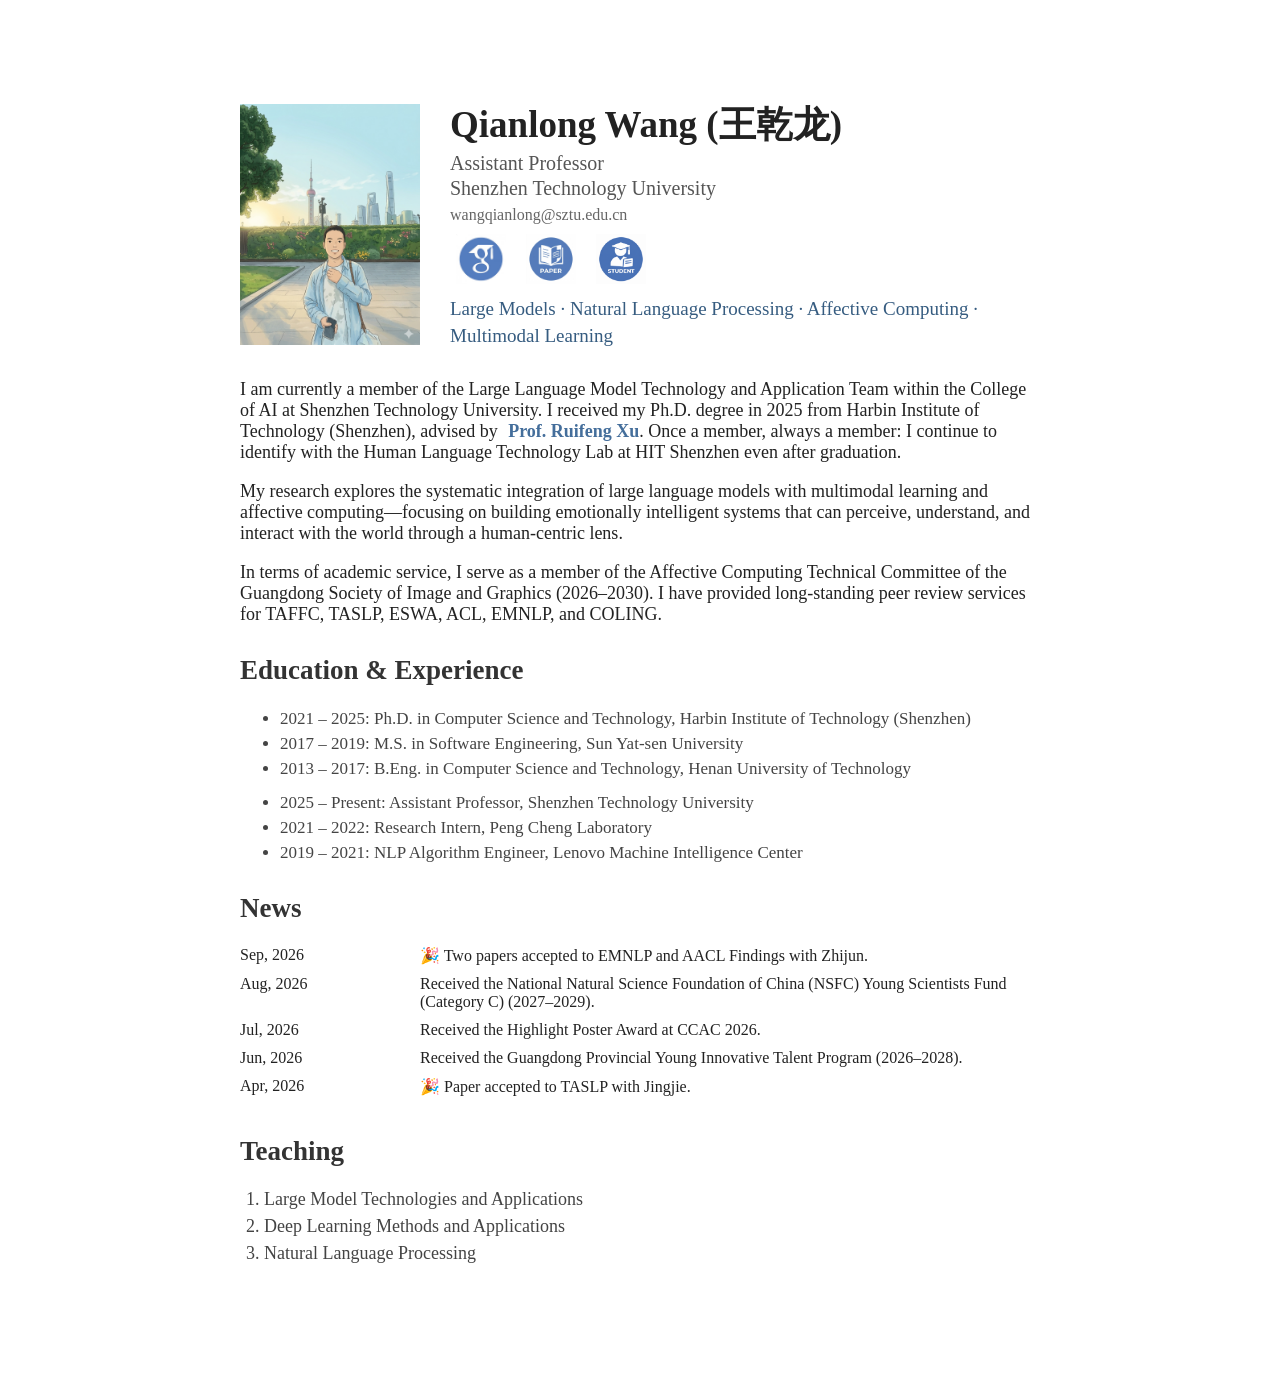
<file: index.html>
<!DOCTYPE html>
<html lang="en">

<head>
    <meta charset="UTF-8">
    <title>Qianlong Wang</title>
    <link rel="stylesheet" href="style.css">
</head>

<body>

    <div class="container">

        <!-- Header -->
        <div class="header">
            <img src="images/photo.png" class="avatar">

            <div class="info">
                <h1>Qianlong Wang (王乾龙)</h1>
                <p class="title">Assistant Professor</p>
                <p class="title">Shenzhen Technology University</p>
                <a class="email" href="mailto:wangqianlong@sztu.edu.cn">wangqianlong@sztu.edu.cn</a>

                <div class="icons">
                    <a href="https://scholar.google.com/citations?user=Bc1nKmwAAAAJ&hl=en" target="_blank"><img
                            src="images/google_scholar.png" class="icon"></a>
                    <a href="papers.html"><img src="images/papers.png" class="icon"></a>
                    <a href="student.html" aria-label="Student recruitment"><img src="images/student.png" class="icon"
                            alt="Student recruitment"></a>
                </div>
                <div class="research-areas">Large Models · Natural Language Processing · Affective Computing · Multimodal Learning
                </div>
            </div>
        </div>

        <!-- Bio -->
        <div class="section">
            <p>
                I am currently a member of the Large Language Model Technology and Application Team within the College
                of AI at Shenzhen Technology University.
                I received my Ph.D. degree in 2025 from Harbin Institute of Technology (Shenzhen), advised by <a
                    href="https://homepage.hit.edu.cn/xuruifeng" target="_blank"><strong>Prof. Ruifeng Xu</strong></a>.
                Once a member, always a member: I continue to identify with the Human Language Technology Lab at HIT
                Shenzhen even after graduation.
            </p>
            <p>
                My research explores the systematic integration of large language models with multimodal learning and
                affective computing—focusing on building emotionally intelligent systems that can perceive, understand,
                and interact with the world through a human-centric lens.
            </p>

            <p>
                In terms of academic service, I serve as a member of the Affective Computing Technical Committee of the
                Guangdong Society of Image and Graphics (2026–2030). I have provided long-standing peer review services
                for TAFFC, TASLP, ESWA, ACL, EMNLP, and COLING.
            </p>
        </div>

        <!-- Education & Experience -->
        <div class="section">
            <h2>Education & Experience</h2>

            <ul>
                <li>2021 – 2025: Ph.D. in Computer Science and Technology, Harbin Institute of Technology (Shenzhen)
                </li>
                <li>2017 – 2019: M.S. in Software Engineering, Sun Yat-sen University</li>
                <li>2013 – 2017: B.Eng. in Computer Science and Technology, Henan University of Technology</li>
            </ul>

            <ul>
                <li>2025 – Present: Assistant Professor, Shenzhen Technology University</li>
                <li>2021 – 2022: Research Intern, Peng Cheng Laboratory</li>
                <li>2019 – 2021: NLP Algorithm Engineer, Lenovo Machine Intelligence Center</li>
            </ul>
        </div>

        <!-- News -->
        <div class="section">
            <h2>News</h2>
            <div class="news-list" tabindex="0" aria-label="Recent news">
                <div class="news-item">
                    <div class="news-date">Sep, 2026</div>
                    <div class="news-text">🎉 Two papers accepted to EMNLP and AACL Findings with Zhijun.</div>
                </div>
                <div class="news-item">
                    <div class="news-date">Aug, 2026</div>
                    <div class="news-text">Received the National Natural Science Foundation of China (NSFC) Young
                        Scientists Fund (Category C) (2027–2029).</div>
                </div>
                <div class="news-item">
                    <div class="news-date">Jul, 2026</div>
                    <div class="news-text">Received the Highlight Poster Award at CCAC 2026.</div>
                </div>
                <div class="news-item">
                    <div class="news-date">Jun, 2026</div>
                    <div class="news-text">Received the Guangdong Provincial Young Innovative Talent Program (2026–2028).</div>
                </div>
                <div class="news-item">
                    <div class="news-date">Apr, 2026</div>
                    <div class="news-text">🎉 Paper accepted to TASLP with Jingjie.</div>
                </div>
            </div>

        </div>

        <!-- Teaching -->
        <div class="section">
            <h2>Teaching</h2>
            <ol class="teaching-list">
                <li>Large Model Technologies and Applications</li>
                <li>Deep Learning Methods and Applications</li>
                <li>Natural Language Processing</li>
            </ol>
        </div>
        
    </div>
</body>

</html>
</file>
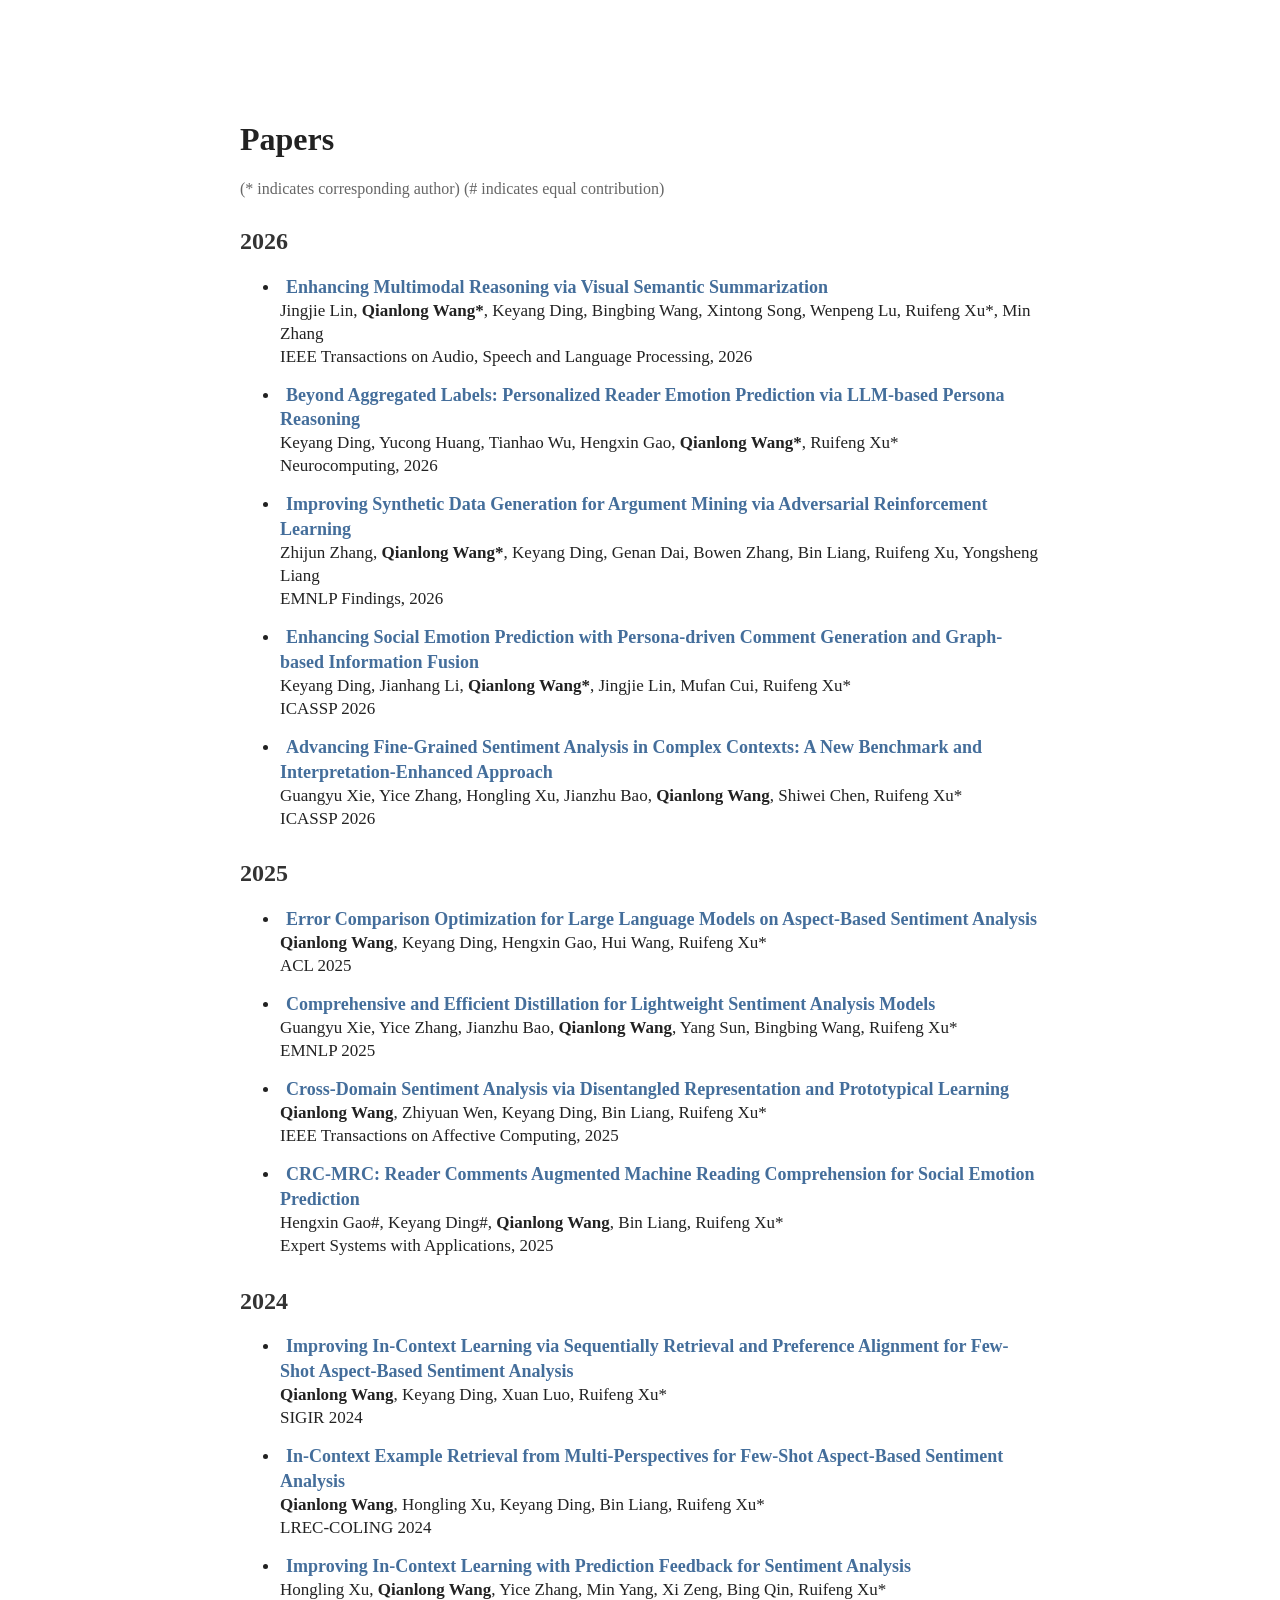
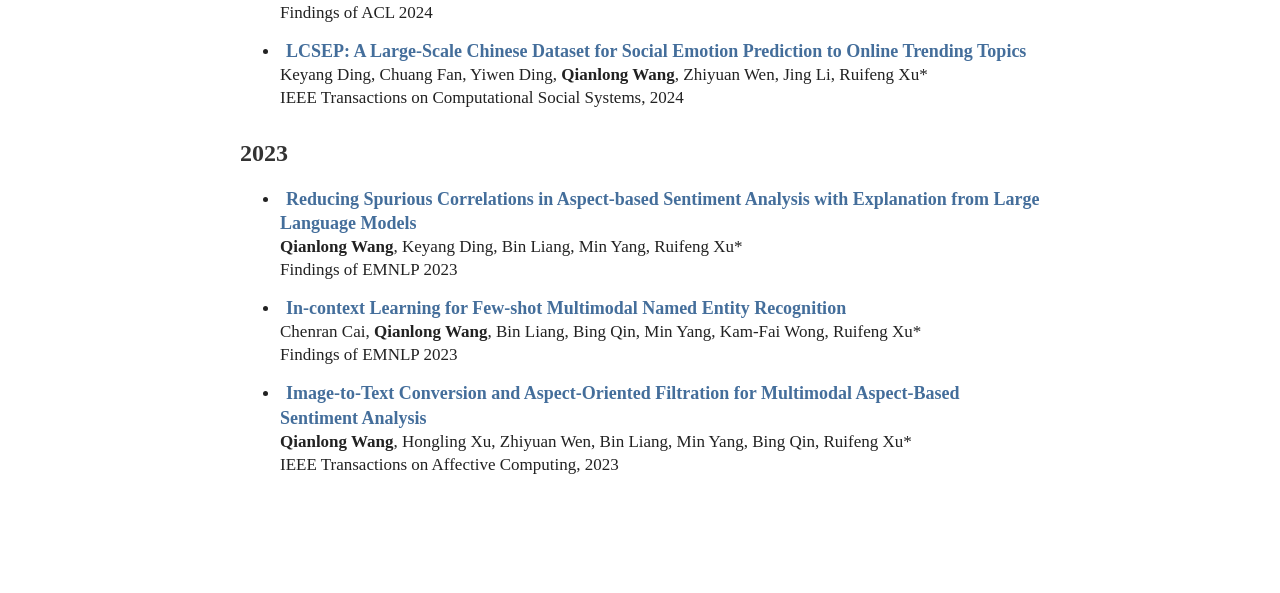
<file: papers.html>
<!DOCTYPE html>
<html lang="en">

<head>
    <meta charset="UTF-8">
    <title>Papers - Qianlong Wang</title>
    <link rel="stylesheet" href="style.css">
</head>

<body>
    <div class="container">
        <h1>Papers</h1>
        <p class="note">(* indicates corresponding author) (# indicates equal contribution)</p>

        <!-- 2026 -->
        <h2>2026</h2>
        <ul class="paper-list">
            <li>
                <a href="https://ieeexplore.ieee.org/document/11495557" target="_blank">Enhancing Multimodal Reasoning via Visual Semantic Summarization</a><br>
                Jingjie Lin, <strong>Qianlong Wang*</strong>, Keyang Ding, Bingbing Wang, Xintong Song, Wenpeng Lu, Ruifeng Xu*, Min Zhang<br>
                IEEE Transactions on Audio, Speech and Language Processing, 2026
            </li>

            <li>
                <a href="https://www.sciencedirect.com/science/article/abs/pii/S0925231226022770" target="_blank">Beyond Aggregated Labels: Personalized Reader Emotion Prediction via LLM-based Persona Reasoning</a><br>
                Keyang Ding, Yucong Huang, Tianhao Wu, Hengxin Gao, <strong>Qianlong Wang*</strong>, Ruifeng Xu*<br>
                Neurocomputing, 2026
            </li>

            <li>
                <a href="https://arxiv.org/abs/2610.07699" target="_blank" rel="noopener noreferrer">Improving Synthetic Data Generation for Argument Mining via Adversarial Reinforcement Learning</a><br>
                Zhijun Zhang, <strong>Qianlong Wang*</strong>, Keyang Ding, Genan Dai, Bowen Zhang, Bin Liang, Ruifeng Xu, Yongsheng Liang<br>
                EMNLP Findings, 2026 
            </li>
            
            <li>
                <a href="https://ieeexplore.ieee.org/document/11463112" target="_blank">Enhancing Social Emotion Prediction with Persona-driven Comment Generation and Graph-based Information Fusion</a><br>
                Keyang Ding, Jianhang Li, <strong>Qianlong Wang*</strong>, Jingjie Lin, Mufan Cui, Ruifeng Xu*<br>
                ICASSP 2026
            </li>

            <li>
                <a href="https://ieeexplore.ieee.org/document/11460928" target="_blank">Advancing Fine-Grained Sentiment Analysis in Complex Contexts: A New Benchmark and Interpretation-Enhanced Approach</a><br>
                Guangyu Xie, Yice Zhang, Hongling Xu, Jianzhu Bao, <strong>Qianlong Wang</strong>, Shiwei Chen, Ruifeng Xu*<br>
                ICASSP 2026
            </li>

        </ul>

        <!-- 2025 -->
        <h2>2025</h2>
        <ul class="paper-list">
            <li>
                <a href="https://aclanthology.org/2025.acl-long.913/" target="_blank">Error Comparison Optimization for Large Language Models on Aspect-Based Sentiment Analysis</a><br>
                <strong>Qianlong Wang</strong>, Keyang Ding, Hengxin Gao, Hui Wang, Ruifeng Xu*<br>
                ACL 2025
            </li>

            <li>
                <a href="https://aclanthology.org/2025.emnlp-main.1122/" target="_blank">Comprehensive and Efficient Distillation for Lightweight Sentiment Analysis Models</a><br>
                Guangyu Xie, Yice Zhang, Jianzhu Bao, <strong>Qianlong Wang</strong>, Yang Sun, Bingbing Wang, Ruifeng
                Xu*<br>
                EMNLP 2025
            </li>

            <li>
                <a href="https://ieeexplore.ieee.org/abstract/document/10606039/" target="_blank">Cross-Domain Sentiment Analysis via Disentangled Representation and Prototypical Learning</a><br>
                <strong>Qianlong Wang</strong>, Zhiyuan Wen, Keyang Ding, Bin Liang, Ruifeng Xu*<br>
                IEEE Transactions on Affective Computing, 2025
            </li>

            <li>
                <a href="https://www.sciencedirect.com/science/article/pii/S0957417425009583" target="_blank">CRC-MRC: Reader Comments Augmented Machine Reading Comprehension for Social Emotion Prediction</a><br>
                Hengxin Gao#, Keyang Ding#, <strong>Qianlong Wang</strong>, Bin Liang, Ruifeng Xu*<br>
                Expert Systems with Applications, 2025
            </li>
        </ul>

        <!-- 2024 -->
        <h2>2024</h2>
        <ul class="paper-list">
            <li>
                <a href="https://dl.acm.org/doi/pdf/10.1145/3626772.3657932" target="_blank">Improving In-Context Learning via Sequentially Retrieval and Preference Alignment for Few-Shot Aspect-Based Sentiment Analysis</a><br>
                <strong>Qianlong Wang</strong>, Keyang Ding, Xuan Luo, Ruifeng Xu*<br>
                SIGIR 2024
            </li>

            <li>
                <a href="https://aclanthology.org/2024.lrec-main.786" target="_blank">In-Context Example Retrieval from Multi-Perspectives for Few-Shot Aspect-Based Sentiment Analysis</a><br>
                <strong>Qianlong Wang</strong>, Hongling Xu, Keyang Ding, Bin Liang, Ruifeng Xu*<br>
                LREC-COLING 2024
            </li>

            <li>
                <a href="https://aclanthology.org/2024.findings-acl.232/" target="_blank">Improving In-Context Learning with Prediction Feedback for Sentiment Analysis</a><br>
                Hongling Xu, <strong>Qianlong Wang</strong>, Yice Zhang, Min Yang, Xi Zeng, Bing Qin, Ruifeng Xu*<br>
                Findings of ACL 2024
            </li>

            <li>
                <a href="https://ieeexplore.ieee.org/abstract/document/10379492/" target="_blank">LCSEP: A Large-Scale Chinese Dataset for Social Emotion Prediction to Online Trending Topics</a><br>
                Keyang Ding, Chuang Fan, Yiwen Ding, <strong>Qianlong Wang</strong>, Zhiyuan Wen, Jing Li, Ruifeng
                Xu*<br>
                IEEE Transactions on Computational Social Systems, 2024
            </li>
        </ul>
        <!-- 2023 -->
        <h2>2023</h2>
        <ul class="paper-list">
            <li>
                <a href="https://aclanthology.org/2023.findings-emnlp.193/" target="_blank">Reducing Spurious Correlations in Aspect-based Sentiment Analysis with Explanation from Large Language Models</a><br>
                <strong>Qianlong Wang</strong>, Keyang Ding, Bin Liang, Min Yang, Ruifeng Xu*<br>
                Findings of EMNLP 2023
            </li>

            <li>
                <a href="https://aclanthology.org/2023.findings-emnlp.196/" target="_blank">In-context Learning for Few-shot Multimodal Named Entity Recognition</a><br>
                Chenran Cai, <strong>Qianlong Wang</strong>, Bin Liang, Bing Qin, Min Yang, Kam-Fai Wong, Ruifeng
                Xu*<br>
                Findings of EMNLP 2023
            </li>

            <li>
                <a href="https://ieeexplore.ieee.org/abstract/document/10319094/" target="_blank">Image-to-Text Conversion and Aspect-Oriented Filtration for Multimodal Aspect-Based Sentiment Analysis</a><br>
                <strong>Qianlong Wang</strong>, Hongling Xu, Zhiyuan Wen, Bin Liang, Min Yang, Bing Qin, Ruifeng Xu*<br>
                IEEE Transactions on Affective Computing, 2023
            </li>
        </ul>

    </div>
</body>

</html>
</file>
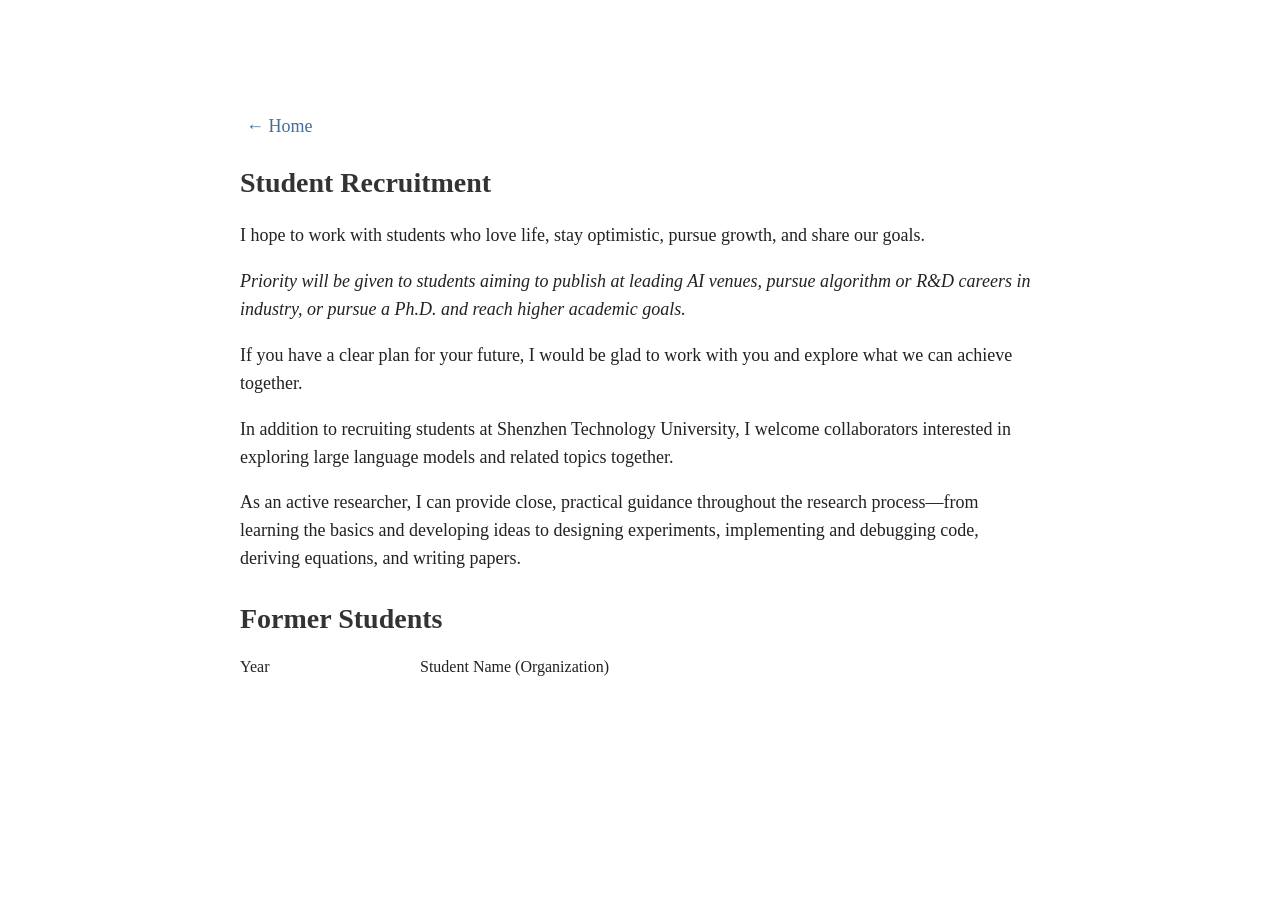
<file: student.html>
<!DOCTYPE html>
<html lang="en">
<head>
    <meta charset="UTF-8">
    <meta name="viewport" content="width=device-width, initial-scale=1">
    <title>Students | Qianlong Wang</title>
    <link rel="stylesheet" href="style.css">
</head>
<body>
    <main class="container">
        <p><a href="index.html">← Home</a></p>
        <section class="section student-section">
            <h1>Student Recruitment</h1>
            <p>I hope to work with students who love life, stay optimistic, pursue growth, and share our goals.</p>
            <p><em>Priority will be given to students aiming to publish at leading AI venues, pursue algorithm or R&amp;D careers in industry, or pursue a Ph.D. and reach higher academic goals.</em></p>
            <p>If you have a clear plan for your future, I would be glad to work with you and explore what we can achieve together.</p>
            <p>In addition to recruiting students at Shenzhen Technology University, I welcome collaborators interested in exploring large language models and related topics together.</p>
            <p>As an active researcher, I can provide close, practical guidance throughout the research process—from learning the basics and developing ideas to designing experiments, implementing and debugging code, deriving equations, and writing papers.</p>
        </section>

        <section class="section student-section">
            <h1>Former Students</h1>
            <div class="graduates-list" tabindex="0" aria-label="Former students">
                <div class="news-item"><div class="news-date">Year</div><div class="news-text">Student Name (Organization)</div></div>
            </div>
        </section>
    </main>
</body>
</html>
</file>
<file: style.css>
body {
    font-family: Georgia, "Times New Roman", Times, serif;
    background-color: white;
    color: #222;
    margin: 0;
}

/* 页面居中 + 两边留白 */
.container {
    max-width: 800px;
    margin: 60px auto;
    padding: 0 20px;
    background: white;
    padding: 40px;
}

/* 头部 */
.header {
    display: flex;
    align-items: center;
}

.avatar {
    width: 180px;
    margin-right: 30px;
}

.info h1 {
    margin: 0;
    font-size: 37px;
}

.title {
    margin: 2px 0;
    color: #555;
    font-size: 20px;
}

.email {
    display: inline-block;
    margin: 4px 0 0;
    color: #666;
    font-size: 16px;
}

.research-areas {
    max-width: 570px;
    margin-top: 12px;
    color: #365c80;
    font-size: 19px;
    line-height: 1.4;
}

/* 图标 */
.icon {
    width: 50px;
    height: 50px;
    margin-top: 10px;
    margin-right: 10px;
    vertical-align: middle;
}

/* 内容区 */
.section {
    margin-top: 30px;
    font-size: 18px;
}

h2 {
    margin-top: 30px;
    color: #333;
}

/* Education 字体变小 */
.section ul {
    font-size: 14px;
    color: #444;
}

.section ul li {
    margin-bottom: 5px;
    font-size: 17px;
}

/* 论文链接 PDF */
a {
    color: #446E9B;
    /* 更深、更学术 */
    text-decoration: none;
    font-size: 18px;
    margin-left: 6px;
}

a:hover {
    text-decoration: underline;
    color: #163d7a;
}

/* 注释 */
.note {
    color: #666;
    font-size: 16px;
    margin-bottom: 20px;
}

/* News 样式 */
.news-item {
    display: flex;
    margin-bottom: 10px;
}

.news-list {
    max-height: 400px;
    overflow-y: auto;
    scrollbar-width: none;
    -ms-overflow-style: none;
    padding-right: 8px;
}

.news-list::-webkit-scrollbar {
    display: none;
}

.news-list:focus-visible {
    outline: 2px solid #9ab4ce;
}

.teaching-list { padding-left: 24px; color: #444; }
.teaching-list li { margin-bottom: 6px; }

.student-section p {
    line-height: 1.55;
}

.student-section h1 {
    font-size: 28px;
    color: #333;
}

.graduates-list {
    max-height: 230px;
    overflow-y: auto;
    scrollbar-width: none;
}

.graduates-list::-webkit-scrollbar {
    display: none;
}

@media (max-width: 640px) {
    .container {
        margin: 20px auto;
        padding: 24px;
    }

    .header {
        align-items: flex-start;
    }

    .avatar {
        width: 120px;
        margin-right: 18px;
    }

    .info h1 {
        font-size: 28px;
    }

    .title {
        font-size: 16px;
    }

    .research-areas {
        font-size: 17px;
    }

    .news-date {
        width: 110px;
        flex: 0 0 110px;
    }
}

.news-date {
    width: 180px;
    font-size: 16px;
}

.news-text {
    flex: 1;
    font-size: 16px;
}

.paper-list li {
    font-size: 17px;
    line-height: 1.35;
    /* 控制内部行距（关键） */
    margin-bottom: 14px;
    /* 控制论文之间间距 */
}

.paper-list li a {
    font-weight: 750;
    /* 比 bold 稍微柔和一点 */
}
</file>
